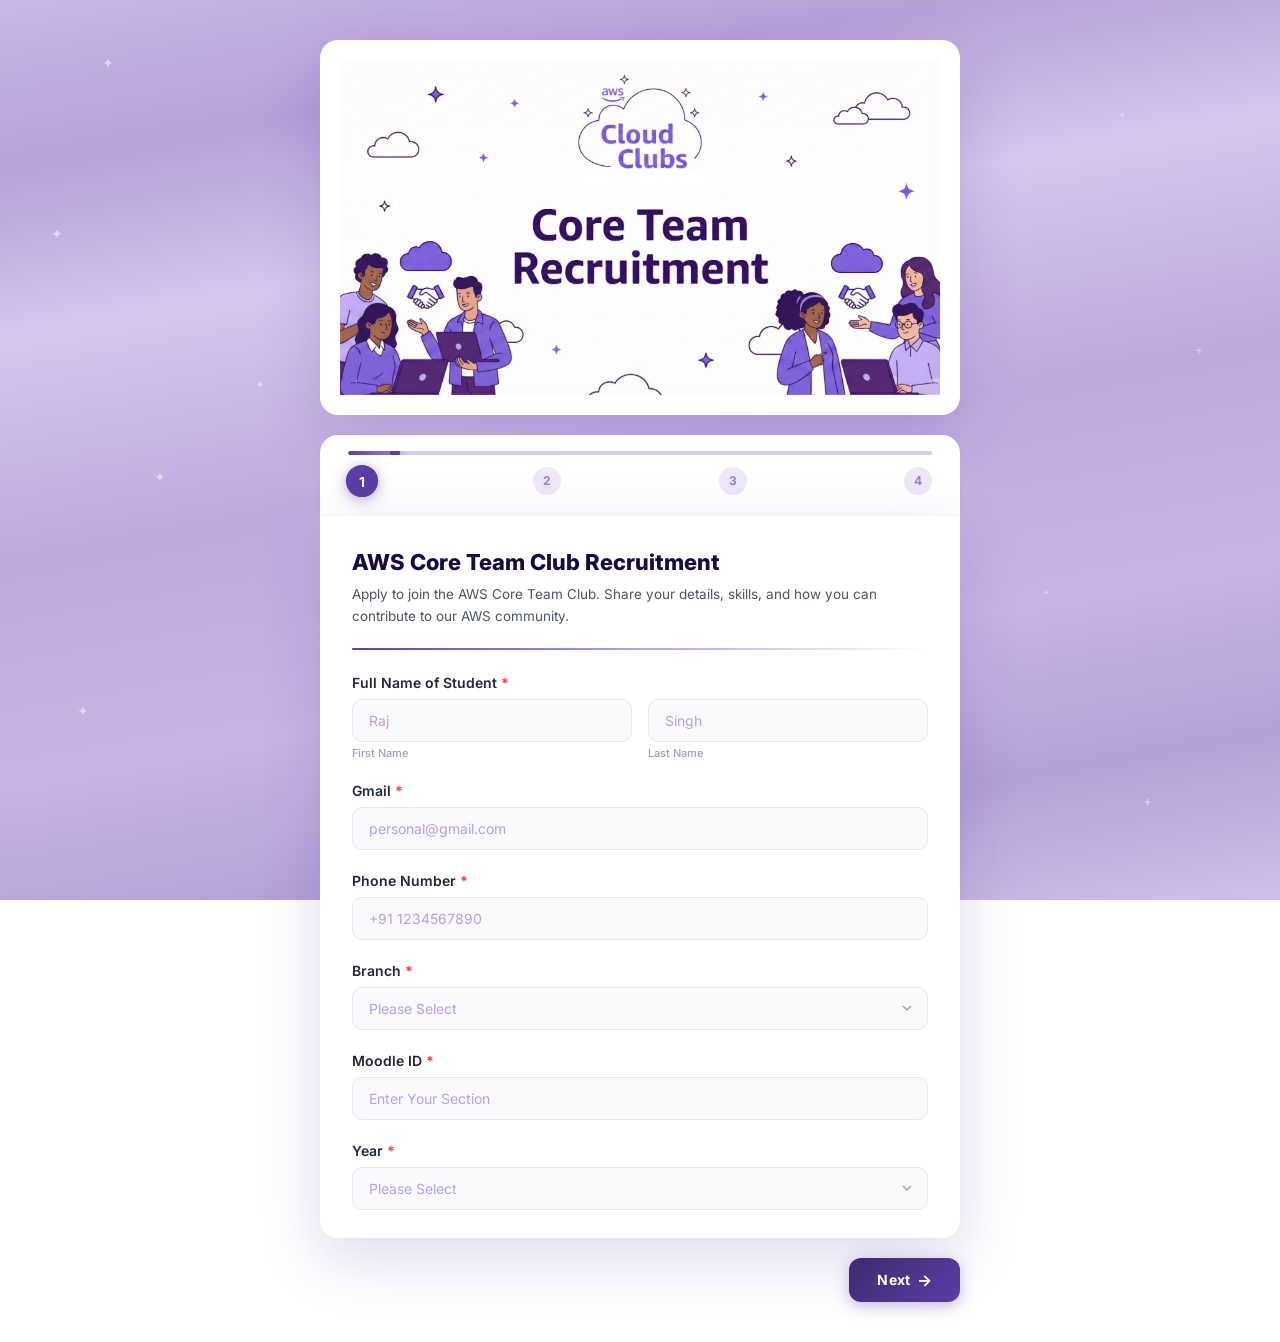
<file: index.html>
<!doctype html>
<html lang="en">
  <head>
    <meta charset="UTF-8" />
    <meta name="viewport" content="width=device-width, initial-scale=1.0" />
    <title>AWS Cloud Clubs - Core Team Recruitment</title>
    <link rel="preconnect" href="https://fonts.googleapis.com" />
    <link rel="preconnect" href="https://fonts.gstatic.com" crossorigin />
    <link
      href="https://fonts.googleapis.com/css2?family=Inter:wght@400;500;600;700;800;900&display=swap"
      rel="stylesheet"
    />
    <link rel="stylesheet" href="styles.css" />
  </head>
  <body>
    <!-- Background clouds - far -->
    <div class="bg-layer bg-layer-far">
      <div class="cloud-realistic cr-1">
        <svg viewBox="0 0 480 150">
          <path
            d="M60 130c-22 0-40-12-44-28-18-4-30-18-26-36 2-14 14-25 28-27 8-22 30-38 55-38 18 0 34 9 44 22 10-7 24-11 38-9 22 4 38 22 40 44 14 4 24 16 24 30 0 18-14 33-32 35h-1c-4 6-11 9-18 9H60z"
            fill="white"
          />
        </svg>
      </div>
      <div class="cloud-realistic cr-2">
        <svg viewBox="0 0 480 150">
          <path
            d="M60 130c-22 0-40-12-44-28-18-4-30-18-26-36 2-14 14-25 28-27 8-22 30-38 55-38 18 0 34 9 44 22 10-7 24-11 38-9 22 4 38 22 40 44 14 4 24 16 24 30 0 18-14 33-32 35h-1c-4 6-11 9-18 9H60z"
            fill="white"
          />
        </svg>
      </div>
      <div class="cloud-realistic cr-3">
        <svg viewBox="0 0 480 150">
          <path
            d="M60 130c-22 0-40-12-44-28-18-4-30-18-26-36 2-14 14-25 28-27 8-22 30-38 55-38 18 0 34 9 44 22 10-7 24-11 38-9 22 4 38 22 40 44 14 4 24 16 24 30 0 18-14 33-32 35h-1c-4 6-11 9-18 9H60z"
            fill="white"
          />
        </svg>
      </div>
    </div>
    <!-- Background clouds - mid -->
    <div class="bg-layer bg-layer-mid">
      <div class="cloud-realistic cr-4">
        <svg viewBox="0 0 480 150">
          <path
            d="M60 130c-22 0-40-12-44-28-18-4-30-18-26-36 2-14 14-25 28-27 8-22 30-38 55-38 18 0 34 9 44 22 10-7 24-11 38-9 22 4 38 22 40 44 14 4 24 16 24 30 0 18-14 33-32 35h-1c-4 6-11 9-18 9H60z"
            fill="white"
          />
        </svg>
      </div>
      <div class="cloud-realistic cr-5">
        <svg viewBox="0 0 480 150">
          <path
            d="M60 130c-22 0-40-12-44-28-18-4-30-18-26-36 2-14 14-25 28-27 8-22 30-38 55-38 18 0 34 9 44 22 10-7 24-11 38-9 22 4 38 22 40 44 14 4 24 16 24 30 0 18-14 33-32 35h-1c-4 6-11 9-18 9H60z"
            fill="white"
          />
        </svg>
      </div>
      <div class="cloud-realistic cr-6">
        <svg viewBox="0 0 480 150">
          <path
            d="M60 130c-22 0-40-12-44-28-18-4-30-18-26-36 2-14 14-25 28-27 8-22 30-38 55-38 18 0 34 9 44 22 10-7 24-11 38-9 22 4 38 22 40 44 14 4 24 16 24 30 0 18-14 33-32 35h-1c-4 6-11 9-18 9H60z"
            fill="white"
          />
        </svg>
      </div>
    </div>
    <!-- Background clouds - near -->
    <div class="bg-layer bg-layer-near">
      <div class="cloud-realistic cr-7">
        <svg viewBox="0 0 480 150">
          <path
            d="M60 130c-22 0-40-12-44-28-18-4-30-18-26-36 2-14 14-25 28-27 8-22 30-38 55-38 18 0 34 9 44 22 10-7 24-11 38-9 22 4 38 22 40 44 14 4 24 16 24 30 0 18-14 33-32 35h-1c-4 6-11 9-18 9H60z"
            fill="white"
          />
        </svg>
      </div>
      <div class="cloud-realistic cr-8">
        <svg viewBox="0 0 480 150">
          <path
            d="M60 130c-22 0-40-12-44-28-18-4-30-18-26-36 2-14 14-25 28-27 8-22 30-38 55-38 18 0 34 9 44 22 10-7 24-11 38-9 22 4 38 22 40 44 14 4 24 16 24 30 0 18-14 33-32 35h-1c-4 6-11 9-18 9H60z"
            fill="white"
          />
        </svg>
      </div>
    </div>
    <!-- Sparkles -->
    <div class="sparkles">
      <div class="sparkle s1">✦</div>
      <div class="sparkle s2">+</div>
      <div class="sparkle s3">✦</div>
      <div class="sparkle s4">+</div>
      <div class="sparkle s5">✦</div>
      <div class="sparkle s6">+</div>
      <div class="sparkle s7">✦</div>
      <div class="sparkle s8">+</div>
      <div class="sparkle s9">✦</div>
      <div class="sparkle s10">+</div>
    </div>

    <!-- ========== MAIN CONTAINER ========== -->
    <div class="container">
      <!-- BANNER (top) -->
      <div class="banner">
        <div class="banner-content">
          <div class="logo-block">
            <img
              src="banner.png"
              alt="AWS Cloud Clubs"
              class="banner-logo"
            />
          </div>
        </div>
      </div>
      <!-- end .banner -->

      <!-- STEP INDICATOR -->
      <div class="step-bar">
        <div class="step-track">
          <div class="step-fill" id="stepFill"></div>
        </div>
        <div class="step-labels">
          <span class="step-dot active" data-step="1">1</span>
          <span class="step-dot" data-step="2">2</span>
          <span class="step-dot" data-step="3">3</span>
          <span class="step-dot" data-step="4">4</span>
        </div>
      </div>

      <!-- PAGE 1: Personal Details -->
      <div class="form-page active" id="page1">
        <div class="form-card fade-up">
          <div class="card-header">
            <h2>AWS Core Team Club Recruitment</h2>
            <p>
              Apply to join the AWS Core Team Club. Share your details, skills,
              and how you can contribute to our AWS community.
            </p>
          </div>
          <div class="card-divider"></div>
          <div class="card-body">
            <div class="field">
              <label>Full Name of Student <span class="req">*</span></label>
              <div class="name-row">
                <div class="name-col">
                  <input
                    type="text"
                    id="firstName"
                    placeholder="Raj"
                    autocomplete="given-name"
                  /><span class="hint">First Name</span>
                </div>
                <div class="name-col">
                  <input
                    type="text"
                    id="lastName"
                    placeholder="Singh"
                    autocomplete="family-name"
                  /><span class="hint">Last Name</span>
                </div>
              </div>
            </div>
            <div class="field">
              <label for="gmail">Gmail <span class="req">*</span></label>
              <input
                type="email"
                id="gmail"
                placeholder="personal@gmail.com"
                autocomplete="email"
              />
            </div>
            <div class="field">
              <label for="phone">Phone Number <span class="req">*</span></label>
              <input
                type="tel"
                id="phone"
                placeholder="+91 1234567890"
                autocomplete="tel"
              />
            </div>
            <div class="field">
              <label for="branch">Branch <span class="req">*</span></label>
              <select id="branch">
                <option value="" disabled selected>Please Select</option>
                <option>CS</option>
                <option>AIML</option>
                <option>DS</option>
                <option>IT</option>
              </select>
            </div>
            <div class="field">
              <label for="section">Moodle ID <span class="req">*</span></label>
              <input
                type="text"
                id="section"
                placeholder="Enter Your Section"
              />
            </div>
            <div class="field">
              <label for="year">Year <span class="req">*</span></label>
              <select id="year">
                <option value="" disabled selected>Please Select</option>
                <option value="1">1st Year</option>
                <option value="2">2nd Year</option>
                <option value="3">3rd Year</option>
              </select>
            </div>
          </div>
        </div>
        <div class="nav-bar">
          <div></div>
          <button class="btn btn-primary" onclick="nextPage(1)">
            Next <span class="btn-arrow">→</span>
          </button>
        </div>
      </div>
      <!-- end page1 -->

      <!-- PAGE 2: Essay Questions -->
      <div class="form-page" id="page2">
        <div class="form-card fade-up">
          <div class="card-header">
            <div class="warning-badge">⚠ Important Notice</div>
            <h2>Usage of AI While Filling this Form Redirects to Rejection!</h2>
            <p>
              Fill out these 3 Sections without using the AI by the words
              directly from the bottom of your heart :)
            </p>
          </div>
          <div class="card-divider"></div>
          <div class="card-body">
            <div class="field">
              <label for="whyJoin"
                >Why do you want to join the AWS Core Team Club?
                <span class="req">*</span></label
              >
              <textarea
                id="whyJoin"
                rows="5"
                placeholder="Tell me Why Do You Want to Join AWS Cloud Club Core Team :)"
              ></textarea>
            </div>
            <div class="field">
              <label for="improvements"
                >What can you bring to the club if you join?
                <span class="req">*</span></label
              >
              <textarea
                id="improvements"
                rows="5"
                placeholder="Tell me What can you Bring to Cloud Clubs :)"
              ></textarea>
            </div>
            <div class="field">
              <label for="expectations"
                >How would you contribute to the club's goals and benefit from being a member?
                <span class="req">*</span></label
              >
              <textarea
                id="expectations"
                rows="5"
                placeholder="Tell me how you'll help the club grow + what you'll gain from being in it :)"
              ></textarea>
            </div>
          </div>
        </div>
        <div class="nav-bar">
          <button class="btn btn-secondary" onclick="prevPage(2)">
            <span class="btn-arrow">←</span> Back
          </button>
          <button class="btn btn-primary" onclick="nextPage(2)">
            Next <span class="btn-arrow">→</span>
          </button>
        </div>
      </div>
      <!-- end page2 -->

      <!-- PAGE 3: Skills -->
      <div class="form-page" id="page3">
        <div class="form-card fade-up">
          <div class="card-header">
            <h2>Your Skills & Expertise</h2>
            <p>Let us know what you bring to the table.</p>
          </div>
          <div class="card-divider"></div>
          <div class="card-body">
            <div class="field">
              <label
                >What skills do you have? (Select all that apply)
                <span class="req">*</span></label
              >
              <div class="checkbox-grid" id="skillsGroup">
                <label class="check-item"
                  ><input type="checkbox" name="skills" value="DevOps" /><span
                    class="check-box"
                  ></span>
                  DevOps</label
                >
                <label class="check-item"
                  ><input
                    type="checkbox"
                    name="skills"
                    value="Event Management"
                  /><span class="check-box"></span> Event Management</label
                >
                <label class="check-item"
                  ><input
                    type="checkbox"
                    name="skills"
                    value="Graphic Designing"
                  /><span class="check-box"></span> Graphic Designing</label
                >
                <label class="check-item"
                  ><input
                    type="checkbox"
                    name="skills"
                    value="Leadership"
                  /><span class="check-box"></span> Leadership</label
                >
                <label class="check-item"
                  ><input
                    type="checkbox"
                    name="skills"
                    value="Machine Learning/AI"
                  /><span class="check-box"></span> Machine Learning/AI</label
                >
                <label class="check-item"
                  ><input
                    type="checkbox"
                    name="skills"
                    value="Public Speaking"
                  /><span class="check-box"></span> Public Speaking</label
                >
                <label class="check-item"
                  ><input
                    type="checkbox"
                    name="skills"
                    value="Cloud Computing"
                  /><span class="check-box"></span> Cloud Computing</label
                >
                <label class="check-item"
                  ><input
                    type="checkbox"
                    name="skills"
                    value="Social Media Management"
                  /><span class="check-box"></span> Social Media
                  Management</label
                >
                <label class="check-item"
                  ><input type="checkbox" name="skills" value="Others" /><span
                    class="check-box"
                  ></span>
                  Others</label
                >
              </div>
            </div>
            <div class="field">
              <label for="otherSkill">If Other, What Skill Do You Have?</label>
              <input type="text" id="otherSkill" placeholder="Which Skill ?" />
            </div>
            <div class="field">
              <label for="proofLink">Proof of Your Skill :)</label>
              <input type="text" id="proofLink" placeholder="Links for Proof" />
              <p class="bonus-note">
                BONUS – If You Have Organised any Events or Made any Projects
                Related to the Above Mentioned Skill, Add that Link Here!
                (LinkedIn/GitHub/Any Other Links Accepted)
              </p>
            </div>
          </div>
        </div>
        <div class="nav-bar">
          <button class="btn btn-secondary" onclick="prevPage(3)">
            <span class="btn-arrow">←</span> Back
          </button>
          <button class="btn btn-primary" onclick="nextPage(3)">
            Next <span class="btn-arrow">→</span>
          </button>
        </div>
      </div>
      <!-- end page3 -->

      <!-- PAGE 4: Role Selection & Submit -->
      <div class="form-page" id="page4">
        <div class="form-card fade-up">
          <div class="card-header">
            <h2>Almost There!</h2>
            <p>Just a couple more things before you submit.</p>
          </div>
          <div class="card-divider"></div>
          <div class="card-body">
            <div class="field">
              <label
                >Choose your interested role if you join as a core member of the club
                <span class="req">*</span></label
              >
              <div class="radio-group" id="roleGroup">
                <label class="radio-item"
                  ><input type="radio" name="role" value="Technical Head" /><span
                    class="radio-dot"
                  ></span>
                  Technical Head (Tech Lead / Workshops Head) – AWS tech sessions, hands-on labs, speaker coordination, certification guidance</label
                >
                <label class="radio-item"
                  ><input type="radio" name="role" value="Publicity & Outreach Head" /><span
                    class="radio-dot"
                  ></span>
                  Publicity & Outreach Head (Marketing Head) – Campus promotion, social media growth, collaborations, event hype</label
                >
                <label class="radio-item"
                  ><input type="radio" name="role" value="Content & Literature Head" /><span
                    class="radio-dot"
                  ></span>
                  Content & Literature Head (Content Lead) – Captions, posts, blogs, event write-ups, paperwork/docs</label
                >
                <label class="radio-item"
                  ><input type="radio" name="role" value="Event Management Head" /><span
                    class="radio-dot"
                  ></span>
                  Event Management Head (Events Lead) – On-ground logistics, scheduling, volunteer management</label
                >
                <label class="radio-item"
                  ><input type="radio" name="role" value="Design & Media Head" /><span
                    class="radio-dot"
                  ></span>
                  Design & Media Head (Graphics & Cinematography Head) – Banners, posters, event photos/videos, editing, reels</label
                >
              </div>
            </div>
            <div class="field ack-field">
              <label class="check-item ack-check">
                <input type="checkbox" id="acknowledge" />
                <span class="check-box"></span>
                <span
                  >By submitting this form, you acknowledge that the Cloud
                  Captain has all the rights to remove any member from the club
                  if found violating the rules and authority.
                  <span class="req">*</span></span
                >
              </label>
            </div>
          </div>
        </div>
        <div class="nav-bar">
          <button class="btn btn-secondary" onclick="prevPage(4)">
            <span class="btn-arrow">←</span> Back
          </button>
          <button class="btn btn-submit" onclick="submitForm()">
            Submit Application
          </button>
        </div>
      </div>
      <!-- end page4 -->

      <!-- SUCCESS PAGE -->
      <div class="form-page" id="successPage">
        <div class="form-card fade-up success-card">
          <div class="success-anim">
            <div class="success-circle">
              <svg viewBox="0 0 52 52">
                <circle
                  cx="26"
                  cy="26"
                  r="25"
                  fill="none"
                  stroke="#5b3ea5"
                  stroke-width="2"
                />
                <path
                  fill="none"
                  stroke="#5b3ea5"
                  stroke-width="3"
                  stroke-linecap="round"
                  stroke-linejoin="round"
                  d="M14 27l7 7 16-16"
                />
              </svg>
            </div>
          </div>
          <h2>Application Submitted!</h2>
          <p>
            Thank you for applying to the AWS Cloud Clubs Core Team. We'll
            review your application and get back to you soon.
          </p>
          <a
            href="https://chat.whatsapp.com/J1WIbEsZOCfLQZFQPO3HJw"
            target="_blank"
            rel="noopener noreferrer"
            class="whatsapp-link"
          >
            📱 Join our Official WhatsApp Group
          </a>
          <p class="whatsapp-hint">
            Stay updated on results and future announcements.
          </p>
        </div>
      </div>
      <!-- end successPage -->
    </div>
    <!-- end .container -->
    <script src="script.js"></script>
  </body>
</html>
</file>
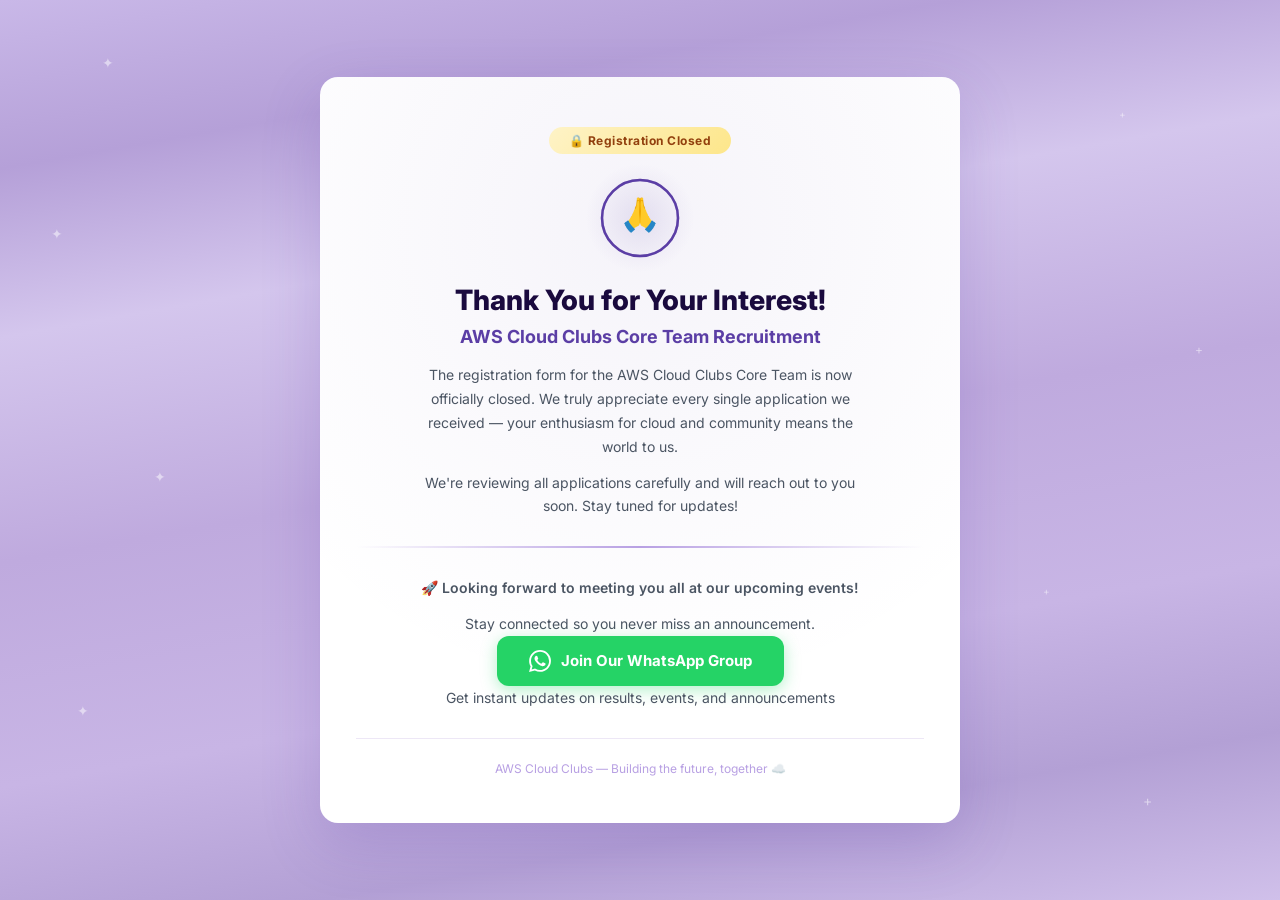
<file: thankyou.html>
<!doctype html>
<html lang="en">
  <head>
    <meta charset="UTF-8" />
    <meta name="viewport" content="width=device-width, initial-scale=1.0" />
    <title>AWS Cloud Clubs - Registration Closed</title>
    <link rel="preconnect" href="https://fonts.googleapis.com" />
    <link rel="preconnect" href="https://fonts.gstatic.com" crossorigin />
    <link
      href="https://fonts.googleapis.com/css2?family=Inter:wght@400;500;600;700;800;900&display=swap"
      rel="stylesheet"
    />
    <style>
      *,
      *::before,
      *::after {
        margin: 0;
        padding: 0;
        box-sizing: border-box;
      }

      :root {
        --purple-900: #1a0a3e;
        --purple-800: #2d1b69;
        --purple-700: #3d2a6e;
        --purple-600: #5b3ea5;
        --purple-500: #7c5cbf;
        --purple-400: #9b7dd4;
        --purple-300: #b8a0e3;
        --purple-200: #d6cce8;
        --purple-100: #ede7f6;
        --purple-50: #f5f2fa;
        --white: #ffffff;
        --gray-600: #4b5563;
        --radius: 18px;
        --shadow-xl: 0 20px 60px rgba(91, 62, 165, 0.2);
        --transition: 0.3s cubic-bezier(0.4, 0, 0.2, 1);
      }

      html {
        scroll-behavior: smooth;
      }

      body {
        font-family:
          "Inter",
          -apple-system,
          BlinkMacSystemFont,
          "Segoe UI",
          sans-serif;
        background: linear-gradient(
          170deg,
          #c9b8e8 0%,
          #b5a0d8 15%,
          #d4c6ed 30%,
          #bfaade 50%,
          #c8b5e5 70%,
          #b3a0d5 85%,
          #d0c0ea 100%
        );
        background-attachment: fixed;
        min-height: 100vh;
        display: flex;
        justify-content: center;
        align-items: center;
        padding: 40px 16px;
        position: relative;
        overflow-x: hidden;
      }

      /* ===== BACKGROUND CLOUDS ===== */
      .bg-layer {
        position: fixed;
        inset: 0;
        pointer-events: none;
        overflow: hidden;
        z-index: 0;
      }
      .cloud-realistic svg {
        display: block;
        width: 100%;
        height: auto;
      }
      .cloud-realistic {
        position: absolute;
        animation: driftCloud linear infinite;
      }
      .cr-1 {
        width: 320px;
        top: 4%;
        left: -320px;
        animation-duration: 80s;
        opacity: 0.35;
        filter: blur(3px);
      }
      .cr-2 {
        width: 400px;
        top: 30%;
        left: -400px;
        animation-duration: 100s;
        animation-delay: 20s;
        opacity: 0.25;
        filter: blur(4px);
      }
      .cr-3 {
        width: 350px;
        top: 65%;
        left: -350px;
        animation-duration: 90s;
        animation-delay: 40s;
        opacity: 0.3;
        filter: blur(3.5px);
      }
      .cr-4 {
        width: 220px;
        top: 10%;
        left: -220px;
        animation-duration: 55s;
        animation-delay: 5s;
        opacity: 0.45;
        filter: blur(2px);
      }
      .cr-5 {
        width: 260px;
        top: 45%;
        left: -260px;
        animation-duration: 65s;
        animation-delay: 15s;
        opacity: 0.4;
        filter: blur(2.5px);
      }
      .cr-6 {
        width: 160px;
        top: 78%;
        left: -160px;
        animation-duration: 35s;
        animation-delay: 2s;
        opacity: 0.55;
        filter: blur(1px);
      }

      @keyframes driftCloud {
        0% {
          transform: translateX(0) translateY(0);
        }
        25% {
          transform: translateX(calc(25vw + 50px)) translateY(-10px);
        }
        50% {
          transform: translateX(calc(50vw + 100px)) translateY(5px);
        }
        75% {
          transform: translateX(calc(75vw + 150px)) translateY(-7px);
        }
        100% {
          transform: translateX(calc(100vw + 400px)) translateY(0);
        }
      }

      /* ===== SPARKLES ===== */
      .sparkles {
        position: fixed;
        inset: 0;
        pointer-events: none;
        z-index: 0;
      }
      .sparkle {
        position: absolute;
        color: rgba(255, 255, 255, 0.5);
        font-size: 14px;
        animation: twinkle ease-in-out infinite;
      }
      .s1 {
        top: 6%;
        left: 8%;
        animation-duration: 4s;
      }
      .s2 {
        top: 12%;
        right: 12%;
        animation-duration: 3.5s;
        animation-delay: 0.5s;
        font-size: 10px;
      }
      .s3 {
        top: 25%;
        left: 4%;
        animation-duration: 4.5s;
        animation-delay: 1s;
      }
      .s4 {
        top: 38%;
        right: 6%;
        animation-duration: 3s;
        animation-delay: 1.5s;
        font-size: 12px;
      }
      .s5 {
        top: 52%;
        left: 12%;
        animation-duration: 5s;
        animation-delay: 2s;
      }
      .s6 {
        top: 65%;
        right: 18%;
        animation-duration: 3.8s;
        animation-delay: 0.3s;
        font-size: 10px;
      }
      .s7 {
        top: 78%;
        left: 6%;
        animation-duration: 4.2s;
        animation-delay: 1.8s;
      }
      .s8 {
        top: 88%;
        right: 10%;
        animation-duration: 3.2s;
        animation-delay: 0.8s;
      }

      @keyframes twinkle {
        0%,
        100% {
          opacity: 0.15;
          transform: scale(0.7) rotate(0deg);
        }
        50% {
          opacity: 0.9;
          transform: scale(1.2) rotate(180deg);
        }
      }
    </style>
  </head>
</html>
    <style>
      /* ===== CARD ===== */
      .container {
        width: 100%;
        max-width: 640px;
        position: relative;
        z-index: 1;
      }

      .card {
        background: var(--white);
        border-radius: var(--radius);
        padding: 50px 36px 44px;
        box-shadow: var(--shadow-xl);
        text-align: center;
        position: relative;
        overflow: hidden;
        animation: fadeUp 0.6s cubic-bezier(0.4, 0, 0.2, 1) both;
      }

      .card::before {
        content: "";
        position: absolute;
        inset: 0;
        background: radial-gradient(circle at 50% 20%, rgba(91,62,165,0.06) 0%, transparent 70%);
        pointer-events: none;
      }

      @keyframes fadeUp {
        from { opacity: 0; transform: translateY(24px); }
        to { opacity: 1; transform: translateY(0); }
      }

      /* ===== CLOSED BADGE ===== */
      .closed-badge {
        display: inline-block;
        background: linear-gradient(135deg, #fef3c7, #fde68a);
        color: #92400e;
        font-size: 12px;
        font-weight: 700;
        padding: 6px 20px;
        border-radius: 20px;
        margin-bottom: 24px;
        letter-spacing: 0.5px;
        animation: fadeUp 0.6s ease-out 0.2s both;
      }

      /* ===== LOCK ICON ===== */
      .lock-icon {
        width: 80px;
        height: 80px;
        margin: 0 auto 24px;
        position: relative;
        animation: popIn 0.6s cubic-bezier(0.175, 0.885, 0.32, 1.275) 0.3s both;
      }

      .lock-icon::before {
        content: "";
        position: absolute;
        inset: -15px;
        border-radius: 50%;
        background: radial-gradient(circle, rgba(91,62,165,0.12) 0%, transparent 70%);
        animation: pulseRing 2.5s ease-out infinite;
      }

      .lock-icon svg {
        width: 100%;
        height: 100%;
        position: relative;
        z-index: 1;
      }

      @keyframes popIn {
        from { transform: scale(0); opacity: 0; }
        to { transform: scale(1); opacity: 1; }
      }

      @keyframes pulseRing {
        0% { transform: scale(0.8); opacity: 1; }
        100% { transform: scale(2); opacity: 0; }
      }

      /* ===== TEXT ===== */
      .card h1 {
        font-size: 28px;
        font-weight: 800;
        color: var(--purple-900);
        margin-bottom: 8px;
        line-height: 1.3;
        animation: slideUp 0.6s ease-out 0.5s both;
      }

      .card h2 {
        font-size: 18px;
        font-weight: 700;
        color: var(--purple-600);
        margin-bottom: 16px;
        animation: slideUp 0.6s ease-out 0.6s both;
      }

      .card p {
        font-size: 14px;
        color: var(--gray-600);
        line-height: 1.7;
        max-width: 460px;
        margin: 0 auto;
        animation: slideUp 0.6s ease-out 0.7s both;
      }

      .card p + p {
        margin-top: 12px;
      }

      @keyframes slideUp {
        from { opacity: 0; transform: translateY(15px); }
        to { opacity: 1; transform: translateY(0); }
      }

      /* ===== DIVIDER ===== */
      .divider {
        height: 2px;
        background: linear-gradient(90deg, transparent, var(--purple-300), transparent);
        margin: 28px 0;
        border-radius: 2px;
        animation: slideUp 0.6s ease-out 0.8s both;
      }

      /* ===== EVENTS SECTION ===== */
      .events-text {
        font-size: 15px;
        font-weight: 600;
        color: var(--purple-800);
        margin-bottom: 6px;
        animation: slideUp 0.6s ease-out 0.9s both;
      }

      .events-sub {
        font-size: 13px;
        color: var(--gray-600);
        margin-bottom: 24px;
        animation: slideUp 0.6s ease-out 1s both;
      }

      /* ===== WHATSAPP BUTTON ===== */
      .whatsapp-btn {
        display: inline-flex;
        align-items: center;
        gap: 10px;
        padding: 14px 32px;
        background: #25d366;
        color: #fff;
        font-size: 15px;
        font-weight: 700;
        font-family: inherit;
        border: none;
        border-radius: 12px;
        text-decoration: none;
        cursor: pointer;
        transition: all var(--transition);
        box-shadow: 0 4px 16px rgba(37, 211, 102, 0.35);
        animation: slideUp 0.6s ease-out 1.1s both;
      }

      .whatsapp-btn:hover {
        background: #1ebe57;
        transform: translateY(-2px);
        box-shadow: 0 8px 30px rgba(37, 211, 102, 0.45);
      }

      .whatsapp-btn svg {
        width: 22px;
        height: 22px;
        fill: #fff;
      }

      .whatsapp-hint {
        font-size: 12px;
        color: var(--purple-400);
        margin-top: 12px;
        animation: slideUp 0.6s ease-out 1.2s both;
      }

      /* ===== FOOTER ===== */
      .footer {
        margin-top: 28px;
        padding-top: 20px;
        border-top: 1px solid var(--purple-100);
        animation: slideUp 0.6s ease-out 1.3s both;
      }

      .footer p {
        font-size: 12px;
        color: var(--purple-300);
      }

      /* ===== RESPONSIVE ===== */
      @media (max-width: 480px) {
        body { padding: 20px 12px; }
        .card { padding: 40px 20px 36px; }
        .card h1 { font-size: 22px; }
        .card h2 { font-size: 16px; }
        .whatsapp-btn { padding: 12px 24px; font-size: 14px; }
      }
    </style>
  </head>
  <body>
    <!-- Background clouds -->
    <div class="bg-layer">
      <div class="cloud-realistic cr-1"><svg viewBox="0 0 480 150"><path d="M60 130c-22 0-40-12-44-28-18-4-30-18-26-36 2-14 14-25 28-27 8-22 30-38 55-38 18 0 34 9 44 22 10-7 24-11 38-9 22 4 38 22 40 44 14 4 24 16 24 30 0 18-14 33-32 35h-1c-4 6-11 9-18 9H60z" fill="white"/></svg></div>
      <div class="cloud-realistic cr-2"><svg viewBox="0 0 480 150"><path d="M60 130c-22 0-40-12-44-28-18-4-30-18-26-36 2-14 14-25 28-27 8-22 30-38 55-38 18 0 34 9 44 22 10-7 24-11 38-9 22 4 38 22 40 44 14 4 24 16 24 30 0 18-14 33-32 35h-1c-4 6-11 9-18 9H60z" fill="white"/></svg></div>
      <div class="cloud-realistic cr-3"><svg viewBox="0 0 480 150"><path d="M60 130c-22 0-40-12-44-28-18-4-30-18-26-36 2-14 14-25 28-27 8-22 30-38 55-38 18 0 34 9 44 22 10-7 24-11 38-9 22 4 38 22 40 44 14 4 24 16 24 30 0 18-14 33-32 35h-1c-4 6-11 9-18 9H60z" fill="white"/></svg></div>
      <div class="cloud-realistic cr-4"><svg viewBox="0 0 480 150"><path d="M60 130c-22 0-40-12-44-28-18-4-30-18-26-36 2-14 14-25 28-27 8-22 30-38 55-38 18 0 34 9 44 22 10-7 24-11 38-9 22 4 38 22 40 44 14 4 24 16 24 30 0 18-14 33-32 35h-1c-4 6-11 9-18 9H60z" fill="white"/></svg></div>
      <div class="cloud-realistic cr-5"><svg viewBox="0 0 480 150"><path d="M60 130c-22 0-40-12-44-28-18-4-30-18-26-36 2-14 14-25 28-27 8-22 30-38 55-38 18 0 34 9 44 22 10-7 24-11 38-9 22 4 38 22 40 44 14 4 24 16 24 30 0 18-14 33-32 35h-1c-4 6-11 9-18 9H60z" fill="white"/></svg></div>
      <div class="cloud-realistic cr-6"><svg viewBox="0 0 480 150"><path d="M60 130c-22 0-40-12-44-28-18-4-30-18-26-36 2-14 14-25 28-27 8-22 30-38 55-38 18 0 34 9 44 22 10-7 24-11 38-9 22 4 38 22 40 44 14 4 24 16 24 30 0 18-14 33-32 35h-1c-4 6-11 9-18 9H60z" fill="white"/></svg></div>
    </div>

    <!-- Sparkles -->
    <div class="sparkles">
      <div class="sparkle s1">✦</div>
      <div class="sparkle s2">+</div>
      <div class="sparkle s3">✦</div>
      <div class="sparkle s4">+</div>
      <div class="sparkle s5">✦</div>
      <div class="sparkle s6">+</div>
      <div class="sparkle s7">✦</div>
      <div class="sparkle s8">+</div>
    </div>

    <!-- Main Card -->
    <div class="container">
      <div class="card">
        <div class="closed-badge">🔒 Registration Closed</div>

        <div class="lock-icon">
          <svg viewBox="0 0 80 80">
            <circle cx="40" cy="40" r="38" fill="none" stroke="#5b3ea5" stroke-width="2.5" opacity="0.3"/>
            <circle cx="40" cy="40" r="38" fill="none" stroke="#5b3ea5" stroke-width="2.5"
              stroke-dasharray="240" stroke-dashoffset="240"
              style="animation: drawCircle 1s ease-out 0.5s forwards"/>
            <text x="40" y="48" text-anchor="middle" font-size="32" fill="#5b3ea5">🙏</text>
          </svg>
        </div>

        <h1>Thank You for Your Interest!</h1>
        <h2>AWS Cloud Clubs Core Team Recruitment</h2>

        <p>
          The registration form for the AWS Cloud Clubs Core Team is now officially closed.
          We truly appreciate every single application we received — your enthusiasm for cloud
          and community means the world to us.
        </p>
        <p>
          We're reviewing all applications carefully and will reach out to you soon.
          Stay tuned for updates!
        </p>

        <div class="divider"></div>

        <p class="events-text">🚀 Looking forward to meeting you all at our upcoming events!</p>
        <p class="events-sub">Stay connected so you never miss an announcement.</p>

        <a href="YOUR_WHATSAPP_GROUP_URL" target="_blank" rel="noopener noreferrer" class="whatsapp-btn">
          <svg viewBox="0 0 24 24"><path d="M17.472 14.382c-.297-.149-1.758-.867-2.03-.967-.273-.099-.471-.148-.67.15-.197.297-.767.966-.94 1.164-.173.199-.347.223-.644.075-.297-.15-1.255-.463-2.39-1.475-.883-.788-1.48-1.761-1.653-2.059-.173-.297-.018-.458.13-.606.134-.133.298-.347.446-.52.149-.174.198-.298.298-.497.099-.198.05-.371-.025-.52-.075-.149-.669-1.612-.916-2.207-.242-.579-.487-.5-.669-.51-.173-.008-.371-.01-.57-.01-.198 0-.52.074-.792.372-.272.297-1.04 1.016-1.04 2.479 0 1.462 1.065 2.875 1.213 3.074.149.198 2.096 3.2 5.077 4.487.709.306 1.262.489 1.694.625.712.227 1.36.195 1.871.118.571-.085 1.758-.719 2.006-1.413.248-.694.248-1.289.173-1.413-.074-.124-.272-.198-.57-.347m-5.421 7.403h-.004a9.87 9.87 0 01-5.031-1.378l-.361-.214-3.741.982.998-3.648-.235-.374a9.86 9.86 0 01-1.51-5.26c.001-5.45 4.436-9.884 9.888-9.884 2.64 0 5.122 1.03 6.988 2.898a9.825 9.825 0 012.893 6.994c-.003 5.45-4.437 9.884-9.885 9.884m8.413-18.297A11.815 11.815 0 0012.05 0C5.495 0 .16 5.335.157 11.892c0 2.096.547 4.142 1.588 5.945L.057 24l6.305-1.654a11.882 11.882 0 005.683 1.448h.005c6.554 0 11.89-5.335 11.893-11.893a11.821 11.821 0 00-3.48-8.413z"/></svg>
          Join Our WhatsApp Group
        </a>
        <p class="whatsapp-hint">Get instant updates on results, events, and announcements</p>

        <div class="footer">
          <p>AWS Cloud Clubs — Building the future, together ☁️</p>
        </div>
      </div>
    </div>

    <style>
      @keyframes drawCircle { to { stroke-dashoffset: 0; } }
    </style>
  </body>
</html>
</file>
<file: styles.css>
/* ===== RESET & BASE ===== */
*,
*::before,
*::after {
  margin: 0;
  padding: 0;
  box-sizing: border-box;
}

:root {
  --purple-900: #1a0a3e;
  --purple-800: #2d1b69;
  --purple-700: #3d2a6e;
  --purple-600: #5b3ea5;
  --purple-500: #7c5cbf;
  --purple-400: #9b7dd4;
  --purple-300: #b8a0e3;
  --purple-200: #d6cce8;
  --purple-100: #ede7f6;
  --purple-50: #f5f2fa;
  --white: #ffffff;
  --gray-50: #f9fafb;
  --gray-200: #e5e7eb;
  --gray-400: #9ca3af;
  --gray-600: #4b5563;
  --gray-800: #1f2937;
  --red: #ef4444;
  --radius: 18px;
  --shadow-sm: 0 1px 3px rgba(0, 0, 0, 0.05);
  --shadow-md: 0 4px 20px rgba(91, 62, 165, 0.1);
  --shadow-lg: 0 8px 40px rgba(91, 62, 165, 0.15);
  --shadow-xl: 0 20px 60px rgba(91, 62, 165, 0.2);
  --transition: 0.3s cubic-bezier(0.4, 0, 0.2, 1);
}

html {
  scroll-behavior: smooth;
}

body {
  font-family:
    "Inter",
    -apple-system,
    BlinkMacSystemFont,
    "Segoe UI",
    sans-serif;
  background: linear-gradient(
    170deg,
    #c9b8e8 0%,
    #b5a0d8 15%,
    #d4c6ed 30%,
    #bfaade 50%,
    #c8b5e5 70%,
    #b3a0d5 85%,
    #d0c0ea 100%
  );
  background-attachment: fixed;
  min-height: 100vh;
  display: flex;
  justify-content: center;
  align-items: flex-start;
  padding: 40px 16px;
  position: relative;
  overflow-x: hidden;
}

/* ===== BACKGROUND CLOUDS (fixed: no black, all white-tinted) ===== */
.bg-layer {
  position: fixed;
  inset: 0;
  pointer-events: none;
  overflow: hidden;
  z-index: 0;
}

.cloud-realistic svg {
  display: block;
  width: 100%;
  height: auto;
}

.cloud-realistic {
  position: absolute;
  animation: driftCloud linear infinite;
}

/* Far — large, slow, very subtle */
.cr-1 {
  width: 320px;
  top: 4%;
  left: -320px;
  animation-duration: 80s;
  opacity: 0.35;
  filter: blur(3px);
}
.cr-2 {
  width: 400px;
  top: 30%;
  left: -400px;
  animation-duration: 100s;
  animation-delay: 20s;
  opacity: 0.25;
  filter: blur(4px);
}
.cr-3 {
  width: 350px;
  top: 65%;
  left: -350px;
  animation-duration: 90s;
  animation-delay: 40s;
  opacity: 0.3;
  filter: blur(3.5px);
}

/* Mid — medium */
.cr-4 {
  width: 220px;
  top: 10%;
  left: -220px;
  animation-duration: 55s;
  animation-delay: 5s;
  opacity: 0.45;
  filter: blur(2px);
}
.cr-5 {
  width: 260px;
  top: 45%;
  left: -260px;
  animation-duration: 65s;
  animation-delay: 15s;
  opacity: 0.4;
  filter: blur(2.5px);
}
.cr-6 {
  width: 200px;
  top: 78%;
  left: -200px;
  animation-duration: 58s;
  animation-delay: 30s;
  opacity: 0.45;
  filter: blur(2px);
}

/* Near — smaller, faster, more visible */
.cr-7 {
  width: 160px;
  top: 18%;
  left: -160px;
  animation-duration: 35s;
  animation-delay: 2s;
  opacity: 0.55;
  filter: blur(1px);
}
.cr-8 {
  width: 140px;
  top: 55%;
  left: -140px;
  animation-duration: 40s;
  animation-delay: 12s;
  opacity: 0.5;
  filter: blur(1.5px);
}

@keyframes driftCloud {
  0% {
    transform: translateX(0) translateY(0);
  }
  25% {
    transform: translateX(calc(25vw + 50px)) translateY(-10px);
  }
  50% {
    transform: translateX(calc(50vw + 100px)) translateY(5px);
  }
  75% {
    transform: translateX(calc(75vw + 150px)) translateY(-7px);
  }
  100% {
    transform: translateX(calc(100vw + 400px)) translateY(0);
  }
}

/* ===== SPARKLES ===== */
.sparkles {
  position: fixed;
  inset: 0;
  pointer-events: none;
  z-index: 0;
}

.sparkle {
  position: absolute;
  color: rgba(255, 255, 255, 0.5);
  font-size: 14px;
  animation: twinkle ease-in-out infinite;
}

.s1 {
  top: 6%;
  left: 8%;
  animation-duration: 4s;
}
.s2 {
  top: 12%;
  right: 12%;
  animation-duration: 3.5s;
  animation-delay: 0.5s;
  font-size: 10px;
}
.s3 {
  top: 25%;
  left: 4%;
  animation-duration: 4.5s;
  animation-delay: 1s;
}
.s4 {
  top: 38%;
  right: 6%;
  animation-duration: 3s;
  animation-delay: 1.5s;
  font-size: 12px;
}
.s5 {
  top: 52%;
  left: 12%;
  animation-duration: 5s;
  animation-delay: 2s;
}
.s6 {
  top: 65%;
  right: 18%;
  animation-duration: 3.8s;
  animation-delay: 0.3s;
  font-size: 10px;
}
.s7 {
  top: 78%;
  left: 6%;
  animation-duration: 4.2s;
  animation-delay: 1.8s;
}
.s8 {
  top: 88%;
  right: 10%;
  animation-duration: 3.2s;
  animation-delay: 0.8s;
}
.s9 {
  top: 42%;
  left: 20%;
  animation-duration: 4.8s;
  animation-delay: 2.5s;
  font-size: 10px;
}
.s10 {
  top: 72%;
  right: 25%;
  animation-duration: 3.6s;
  animation-delay: 1.2s;
}

@keyframes twinkle {
  0%,
  100% {
    opacity: 0.15;
    transform: scale(0.7) rotate(0deg);
  }
  50% {
    opacity: 0.9;
    transform: scale(1.2) rotate(180deg);
  }
}

/* ===== CONTAINER ===== */
.container {
  width: 100%;
  max-width: 640px;
  margin: 0 auto;
  position: relative;
  z-index: 1;
}

/* ===== BANNER ===== */
.banner {
  background: var(--white);
  border-radius: var(--radius);
  overflow: hidden;
  position: relative;
  box-shadow: var(--shadow-xl);
  margin-bottom: 20px;
}

.banner-decoration {
  position: absolute;
  inset: 0;
  background: linear-gradient(
    180deg,
    var(--purple-100) 0%,
    var(--purple-50) 50%,
    var(--white) 100%
  );
  overflow: hidden;
}

.banner-cloud {
  position: absolute;
  animation: gentleFloat 6s ease-in-out infinite;
}

.bc-1 {
  width: 140px;
  top: -30px;
  left: -10px;
}
.bc-2 {
  width: 100px;
  top: -25px;
  right: 0;
  animation-delay: 2s;
}
.bc-3 {
  width: 80px;
  top: -20px;
  left: 40%;
  animation-delay: 4s;
}

@keyframes gentleFloat {
  0%,
  100% {
    transform: translateY(0);
  }
  50% {
    transform: translateY(-8px);
  }
}

.banner-sparkle {
  position: absolute;
  color: var(--purple-400);
  font-size: 14px;
  animation: twinkle 3.5s ease-in-out infinite;
}
.bs-1 {
  top: 12px;
  left: 60px;
  font-size: 12px;
  animation-delay: 0.2s;
}
.bs-2 {
  top: 30px;
  left: 30px;
  font-size: 9px;
  animation-delay: 1s;
}
.bs-3 {
  top: 8px;
  left: 45%;
  font-size: 9px;
  animation-delay: 0.6s;
}
.bs-4 {
  top: 20px;
  right: 90px;
  font-size: 9px;
  animation-delay: 1.4s;
}
.bs-5 {
  top: 8px;
  right: 50px;
  font-size: 12px;
  animation-delay: 0.8s;
}
.bs-6 {
  bottom: 60px;
  right: 20px;
  font-size: 10px;
  animation-delay: 2s;
}

.banner-content {
  position: relative;
  z-index: 1;
  text-align: center;
  padding: 20px 16px;
}
.logo-block {
  margin: 0;
}
.banner-logo {
  width: 600px;
  max-width: 100%;
  height: auto;
  display: block;
  margin: 0 auto;
  object-fit: contain;
}

/* ===== STEP INDICATOR ===== */
.step-bar {
  background: var(--white);
  padding: 16px 28px 20px;
  position: relative;
  box-shadow: var(--shadow-sm);
  border-radius: var(--radius) var(--radius) 0 0;
}

.step-track {
  height: 4px;
  background: var(--purple-200);
  border-radius: 4px;
  overflow: hidden;
  margin-bottom: 12px;
}

.step-fill {
  height: 100%;
  background: linear-gradient(90deg, var(--purple-600), var(--purple-400));
  border-radius: 4px;
  transition: width 0.5s cubic-bezier(0.4, 0, 0.2, 1);
  width: 8%;
  position: relative;
}

.step-fill::after {
  content: "";
  position: absolute;
  right: -5px;
  top: -3px;
  width: 10px;
  height: 10px;
  background: var(--purple-600);
  border-radius: 50%;
  box-shadow: 0 0 12px rgba(91, 62, 165, 0.6);
}

.step-labels {
  display: flex;
  justify-content: space-between;
}

.step-dot {
  width: 28px;
  height: 28px;
  border-radius: 50%;
  display: flex;
  align-items: center;
  justify-content: center;
  font-size: 12px;
  font-weight: 700;
  background: var(--purple-100);
  color: var(--purple-400);
  transition: all var(--transition);
}

.step-dot.active {
  background: var(--purple-600);
  color: var(--white);
  box-shadow: 0 2px 12px rgba(91, 62, 165, 0.45);
  transform: scale(1.15);
}

.step-dot.done {
  background: var(--purple-300);
  color: var(--white);
}

/* ===== FORM PAGES ===== */
.form-page {
  display: none;
}
.form-page.active {
  display: block;
}

.fade-up {
  animation: fadeUp 0.5s cubic-bezier(0.4, 0, 0.2, 1) both;
}
@keyframes fadeUp {
  from {
    opacity: 0;
    transform: translateY(20px);
  }
  to {
    opacity: 1;
    transform: translateY(0);
  }
}

/* ===== FORM CARD ===== */
.form-card {
  background: var(--white);
  border-radius: 0 0 var(--radius) var(--radius);
  padding: 32px 32px 28px;
  box-shadow: var(--shadow-xl);
  margin-top: 0;
  border-top: 1px solid rgba(91, 62, 165, 0.06);
  backdrop-filter: blur(10px);
}

.card-header {
  text-align: left;
  margin-bottom: 4px;
}
.card-header h2 {
  font-size: 22px;
  font-weight: 800;
  color: var(--purple-900);
  line-height: 1.3;
  margin-bottom: 8px;
}
.card-header p {
  font-size: 13.5px;
  color: var(--gray-600);
  line-height: 1.6;
}

.warning-badge {
  display: inline-block;
  background: linear-gradient(135deg, #fef3c7, #fde68a);
  color: #92400e;
  font-size: 12px;
  font-weight: 700;
  padding: 5px 16px;
  border-radius: 20px;
  margin-bottom: 12px;
}

.card-divider {
  height: 2px;
  background: linear-gradient(
    90deg,
    var(--purple-600),
    var(--purple-300),
    transparent
  );
  margin: 20px 0 24px;
  border-radius: 2px;
}

/* ===== FORM FIELDS ===== */
.field {
  margin-bottom: 22px;
}
.field:last-child {
  margin-bottom: 0;
}
.field > label {
  display: block;
  font-size: 14px;
  font-weight: 600;
  color: var(--gray-800);
  margin-bottom: 8px;
}
.req {
  color: var(--red);
  font-weight: 700;
}
.name-row {
  display: flex;
  gap: 16px;
}
.name-col {
  flex: 1;
}
.hint {
  display: block;
  font-size: 11px;
  color: var(--gray-400);
  margin-top: 4px;
  font-weight: 500;
}

input[type="text"],
input[type="email"],
input[type="tel"],
select,
textarea {
  width: 100%;
  padding: 12px 16px;
  border: 1.5px solid var(--gray-200);
  border-radius: 10px;
  font-size: 14px;
  font-family: inherit;
  color: var(--gray-800);
  background: var(--gray-50);
  outline: none;
  transition: all var(--transition);
}

input:focus,
select:focus,
textarea:focus {
  border-color: var(--purple-500);
  background: var(--white);
  box-shadow: 0 0 0 4px rgba(91, 62, 165, 0.08);
}

input::placeholder,
textarea::placeholder {
  color: var(--purple-300);
  font-weight: 400;
}

select {
  appearance: none;
  background-image: url("data:image/svg+xml,%3Csvg xmlns='http://www.w3.org/2000/svg' width='12' height='12' viewBox='0 0 12 12'%3E%3Cpath d='M2 4l4 4 4-4' stroke='%239ca3af' stroke-width='1.5' fill='none'/%3E%3C/svg%3E");
  background-repeat: no-repeat;
  background-position: right 14px center;
  padding-right: 36px;
  color: var(--purple-300);
}
select:has(option:checked:not([disabled])) {
  color: var(--gray-800);
}
textarea {
  resize: vertical;
  min-height: 110px;
}

/* ===== CHECKBOX & RADIO ===== */
.checkbox-grid {
  display: flex;
  flex-direction: column;
  gap: 4px;
}

.check-item {
  display: flex;
  align-items: center;
  gap: 10px;
  font-size: 14px;
  color: var(--gray-800);
  cursor: pointer;
  padding: 9px 12px;
  border-radius: 10px;
  transition: all var(--transition);
  line-height: 1.4;
  border: 1.5px solid transparent;
}
.check-item:hover {
  background: var(--purple-50);
  border-color: var(--purple-200);
}
.check-item input[type="checkbox"] {
  display: none;
}

.check-box {
  width: 20px;
  height: 20px;
  border: 2px solid var(--gray-200);
  border-radius: 5px;
  flex-shrink: 0;
  display: flex;
  align-items: center;
  justify-content: center;
  transition: all var(--transition);
}
.check-item input:checked + .check-box {
  background: var(--purple-600);
  border-color: var(--purple-600);
  box-shadow: 0 2px 8px rgba(91, 62, 165, 0.3);
}
.check-item input:checked + .check-box::after {
  content: "✓";
  color: var(--white);
  font-size: 12px;
  font-weight: 700;
}

.radio-group {
  display: flex;
  flex-direction: column;
  gap: 4px;
}
.radio-item {
  display: flex;
  align-items: center;
  gap: 10px;
  font-size: 14px;
  color: var(--gray-800);
  cursor: pointer;
  padding: 9px 12px;
  border-radius: 10px;
  transition: all var(--transition);
  border: 1.5px solid transparent;
}
.radio-item:hover {
  background: var(--purple-50);
  border-color: var(--purple-200);
}
.radio-item input[type="radio"] {
  display: none;
}

.radio-dot {
  width: 20px;
  height: 20px;
  border: 2px solid var(--gray-200);
  border-radius: 50%;
  flex-shrink: 0;
  display: flex;
  align-items: center;
  justify-content: center;
  transition: all var(--transition);
}
.radio-item input:checked + .radio-dot {
  border-color: var(--purple-600);
  box-shadow: 0 2px 8px rgba(91, 62, 165, 0.3);
}
.radio-item input:checked + .radio-dot::after {
  content: "";
  width: 10px;
  height: 10px;
  background: var(--purple-600);
  border-radius: 50%;
}

.ack-field {
  margin-top: 16px;
  padding-top: 16px;
  border-top: 1px solid var(--gray-200);
}
.ack-check {
  align-items: flex-start;
}
.ack-check span:last-child {
  font-size: 13px;
  line-height: 1.6;
  color: var(--gray-600);
}

.bonus-note {
  font-size: 12px;
  color: var(--purple-500);
  font-weight: 600;
  margin-top: 10px;
  line-height: 1.6;
  padding: 10px 14px;
  background: var(--purple-50);
  border-radius: 8px;
  border-left: 3px solid var(--purple-400);
}

/* ===== NAVIGATION BAR ===== */
.nav-bar {
  display: flex;
  justify-content: space-between;
  align-items: center;
  margin-top: 20px;
}

.btn {
  padding: 12px 28px;
  border: none;
  border-radius: 12px;
  font-size: 14px;
  font-weight: 700;
  font-family: inherit;
  cursor: pointer;
  transition: all var(--transition);
  display: inline-flex;
  align-items: center;
  gap: 6px;
  letter-spacing: 0.3px;
  position: relative;
  overflow: hidden;
}

.btn::after {
  content: "";
  position: absolute;
  inset: 0;
  background: linear-gradient(135deg, rgba(255, 255, 255, 0.2), transparent);
  opacity: 0;
  transition: opacity var(--transition);
}
.btn:hover::after {
  opacity: 1;
}

.btn-arrow {
  font-size: 16px;
  transition: transform var(--transition);
}

.btn-primary {
  background: linear-gradient(135deg, var(--purple-700), var(--purple-600));
  color: var(--white);
  box-shadow: 0 4px 16px rgba(91, 62, 165, 0.35);
}
.btn-primary:hover {
  box-shadow: 0 8px 30px rgba(91, 62, 165, 0.5);
  transform: translateY(-2px);
}
.btn-primary:hover .btn-arrow {
  transform: translateX(3px);
}

.btn-secondary {
  background: rgba(255, 255, 255, 0.9);
  color: var(--purple-700);
  border: 2px solid var(--purple-200);
  box-shadow: var(--shadow-sm);
  backdrop-filter: blur(10px);
}
.btn-secondary:hover {
  background: var(--white);
  border-color: var(--purple-400);
  transform: translateY(-2px);
  box-shadow: var(--shadow-md);
}
.btn-secondary:hover .btn-arrow {
  transform: translateX(-3px);
}

.btn-submit {
  background: linear-gradient(135deg, var(--purple-700), var(--purple-500));
  color: var(--white);
  box-shadow: 0 4px 16px rgba(91, 62, 165, 0.35);
  padding: 14px 40px;
  font-size: 15px;
}
.btn-submit:hover {
  box-shadow: 0 8px 30px rgba(91, 62, 165, 0.5);
  transform: translateY(-2px);
}

/* ===== VALIDATION ===== */
input.error,
select.error,
textarea.error {
  border-color: var(--red);
  background: #fef2f2;
}
input.error:focus,
select.error:focus,
textarea.error:focus {
  box-shadow: 0 0 0 4px rgba(239, 68, 68, 0.08);
}
.error-msg {
  color: var(--red);
  font-size: 12px;
  font-weight: 500;
  margin-top: 4px;
  display: flex;
  align-items: center;
  gap: 4px;
}
.error-msg::before {
  content: "⚠";
  font-size: 11px;
}

/* ===== SUCCESS PAGE ===== */
.success-card {
  text-align: center;
  padding: 60px 32px;
  border-radius: var(--radius);
  margin-top: 0;
  position: relative;
  overflow: hidden;
}

.success-card::before {
  content: "";
  position: absolute;
  inset: 0;
  background: radial-gradient(
    circle at 50% 30%,
    rgba(91, 62, 165, 0.06) 0%,
    transparent 70%
  );
  pointer-events: none;
}

.success-anim {
  margin-bottom: 28px;
  position: relative;
  z-index: 1;
}

.success-circle {
  width: 90px;
  height: 90px;
  margin: 0 auto;
  animation: popIn 0.6s cubic-bezier(0.175, 0.885, 0.32, 1.275) both;
  position: relative;
}

.success-circle::before {
  content: "";
  position: absolute;
  inset: -15px;
  border-radius: 50%;
  background: radial-gradient(
    circle,
    rgba(91, 62, 165, 0.15) 0%,
    transparent 70%
  );
  animation: pulseRing 2s ease-out infinite;
}

.success-circle svg {
  width: 100%;
  height: 100%;
  position: relative;
  z-index: 1;
}
.success-circle svg circle {
  stroke-dasharray: 160;
  stroke-dashoffset: 160;
  animation: drawCircle 0.8s ease-out 0.3s forwards;
}
.success-circle svg path {
  stroke-dasharray: 50;
  stroke-dashoffset: 50;
  animation: drawCheck 0.5s ease-out 0.8s forwards;
}

@keyframes popIn {
  from {
    transform: scale(0);
    opacity: 0;
  }
  to {
    transform: scale(1);
    opacity: 1;
  }
}
@keyframes drawCircle {
  to {
    stroke-dashoffset: 0;
  }
}
@keyframes drawCheck {
  to {
    stroke-dashoffset: 0;
  }
}
@keyframes pulseRing {
  0% {
    transform: scale(0.8);
    opacity: 1;
  }
  100% {
    transform: scale(2);
    opacity: 0;
  }
}

.success-card h2 {
  font-size: 26px;
  color: var(--purple-900);
  margin-bottom: 10px;
  position: relative;
  z-index: 1;
  animation: slideUp 0.6s ease-out 0.5s both;
}
.success-card p {
  font-size: 14px;
  color: var(--gray-600);
  line-height: 1.7;
  position: relative;
  z-index: 1;
  animation: slideUp 0.6s ease-out 0.7s both;
}

@keyframes slideUp {
  from {
    opacity: 0;
    transform: translateY(15px);
  }
  to {
    opacity: 1;
    transform: translateY(0);
  }
}

/* Confetti canvas */
.confetti-canvas {
  position: fixed;
  inset: 0;
  pointer-events: none;
  z-index: 9999;
}

/* ===== RESPONSIVE ===== */
@media (max-width: 480px) {
  body {
    padding: 20px 12px;
  }
  .name-row {
    flex-direction: column;
    gap: 14px;
  }
  .banner-title {
    font-size: 28px;
  }
  .banner-logo {
    max-height: 90px;
  }
  .form-card {
    padding: 24px 20px 22px;
  }
  .btn {
    padding: 10px 22px;
    font-size: 13px;
  }
  .step-bar {
    padding: 14px 20px 16px;
  }
}

/* WhatsApp link on success page */
.whatsapp-link {
  display: inline-block;
  margin-top: 1.2rem;
  padding: 0.75rem 1.5rem;
  background: #25d366;
  color: #fff;
  font-weight: 600;
  border-radius: 10px;
  text-decoration: none;
  font-size: 1rem;
  transition:
    background 0.2s,
    transform 0.2s;
}
.whatsapp-link:hover {
  background: #1ebe57;
  transform: translateY(-2px);
}
.whatsapp-hint {
  margin-top: 0.6rem;
  font-size: 0.9rem;
  opacity: 0.7;
}
</file>
